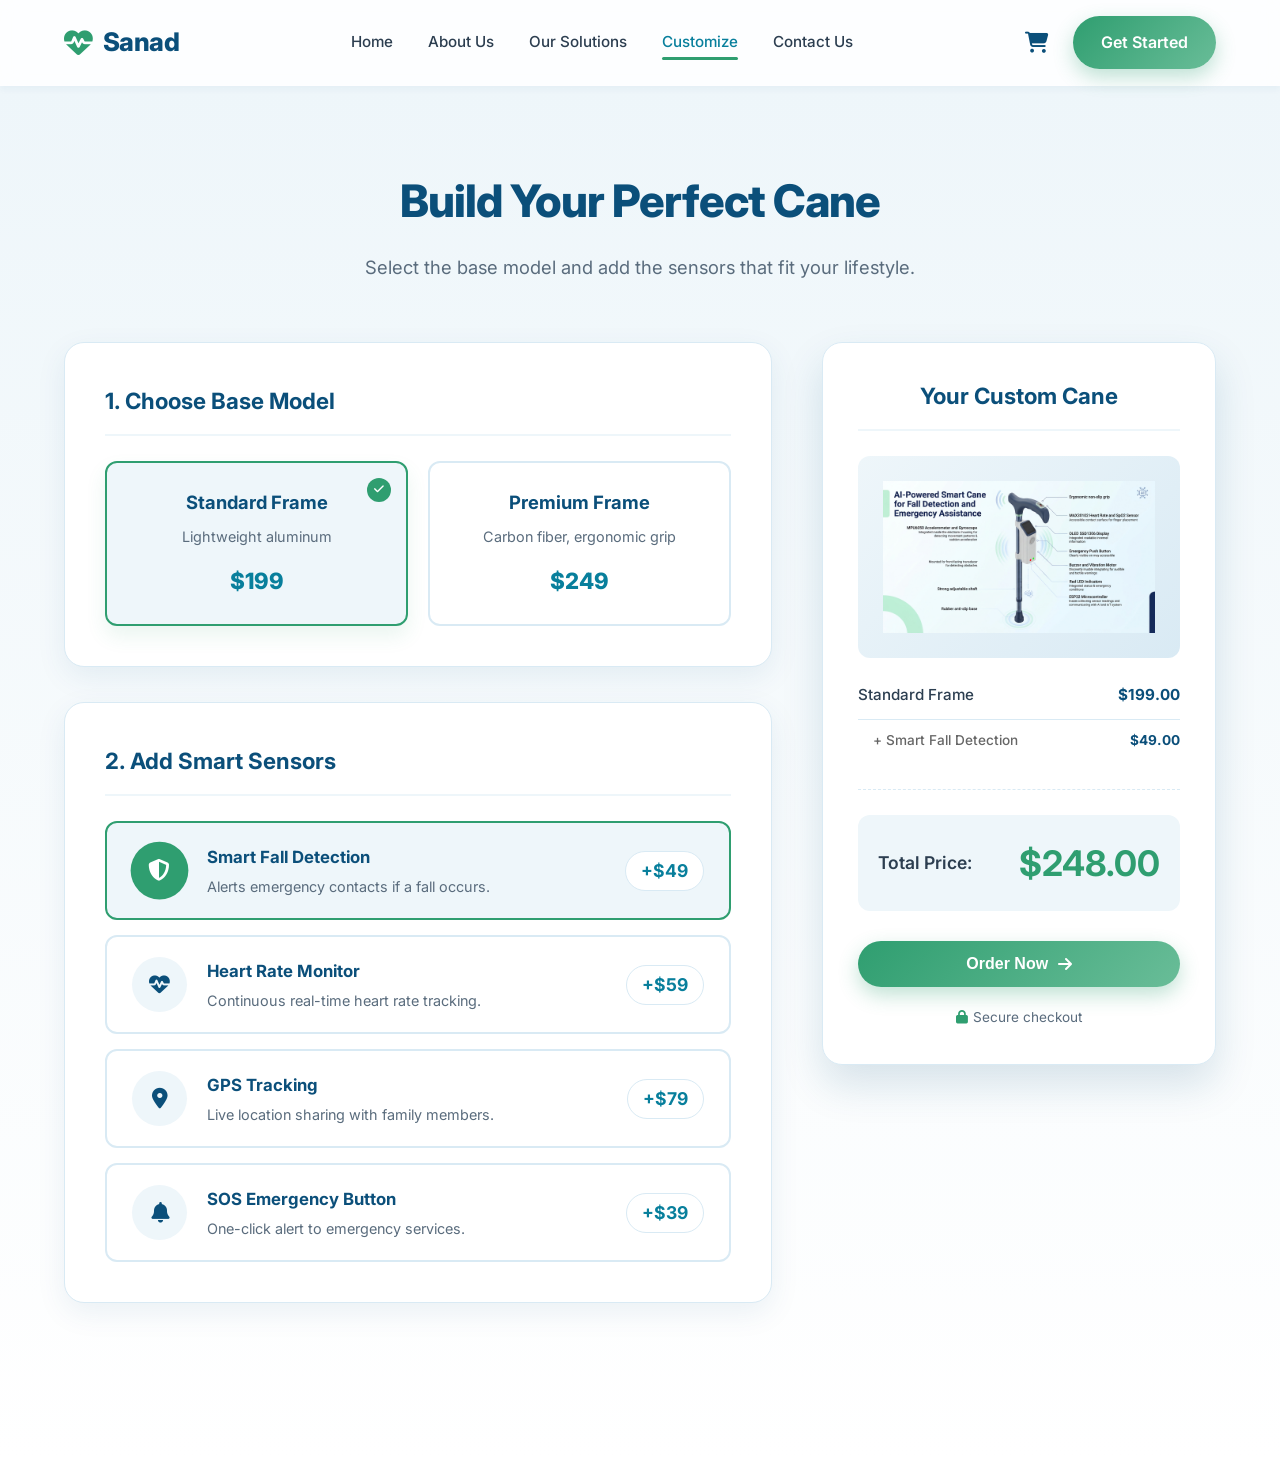
<file: customize.html>
<!DOCTYPE html>
<html lang="en">
<head>
    <meta charset="UTF-8">
    <meta name="viewport" content="width=device-width, initial-scale=1.0">
    <title>Customize Your Cane | Sanad</title>
    <link rel="stylesheet" href="customize.css">
    <link rel="stylesheet" href="https://cdnjs.cloudflare.com/ajax/libs/font-awesome/6.4.0/css/all.min.css">
    <link href="https://fonts.googleapis.com/css2?family=Inter:wght@300;400;500;600;700;800&display=swap" rel="stylesheet">
</head>
<body>

    <!-- Navigation -->
    <header class="navbar">
        <div class="container nav-container">
            <a href="trial.html" class="logo">
                <i class="fa-solid fa-heart-pulse"></i> Sanad
            </a>
            <nav class="nav-links">
                <a href="index.html">Home</a>
                <a href="index.html">About Us</a>
                <a href="index.html">Our Solutions</a>
                <a href="customize.html" class="active">Customize</a>
                <a href="index.html">Contact Us</a>
            </nav>
            <div class="nav-actions">
                <a href="#" class="cart-icon"><i class="fa-solid fa-cart-shopping"></i></a>
                <a href="index.html" class="btn btn-primary">Get Started</a>
            </div>
            <div class="mobile-menu-btn">
                <i class="fa-solid fa-bars"></i>
            </div>
        </div>
    </header>

    <!-- Customization Section -->
    <section class="customize-section">
        <div class="container">
            <div class="section-header text-center">
                <h2>Build Your Perfect Cane</h2>
                <p>Select the base model and add the sensors that fit your lifestyle.</p>
            </div>

            <div class="customize-layout">
                <!-- Left Side: Options -->
                <div class="customize-options">
                    
                    <!-- Base Model -->
                    <div class="option-group">
                        <h3>1. Choose Base Model</h3>
                        <div class="radio-cards">
                            <label class="radio-card">
                                <input type="radio" name="base_model" value="199" data-name="Standard Frame" checked>
                                <div class="radio-content">
                                    <h4>Standard Frame</h4>
                                    <p>Lightweight aluminum</p>
                                    <span class="price">$199</span>
                                </div>
                            </label>
                            <label class="radio-card">
                                <input type="radio" name="base_model" value="249" data-name="Premium Frame">
                                <div class="radio-content">
                                    <h4>Premium Frame</h4>
                                    <p>Carbon fiber, ergonomic grip</p>
                                    <span class="price">$249</span>
                                </div>
                            </label>
                        </div>
                    </div>

                    <!-- Sensors -->
                    <div class="option-group">
                        <h3>2. Add Smart Sensors</h3>
                        <div class="checkbox-list">
                            
                            <label class="checkbox-card">
                                <input type="checkbox" name="sensor" value="49" data-name="Smart Fall Detection" checked>
                                <div class="checkbox-content">
                                    <div class="icon-box"><i class="fa-solid fa-shield-halved"></i></div>
                                    <div>
                                        <h4>Smart Fall Detection</h4>
                                        <p>Alerts emergency contacts if a fall occurs.</p>
                                    </div>
                                    <span class="price">+$49</span>
                                </div>
                            </label>

                            <label class="checkbox-card">
                                <input type="checkbox" name="sensor" value="59" data-name="Heart Rate Monitor">
                                <div class="checkbox-content">
                                    <div class="icon-box"><i class="fa-solid fa-heart-pulse"></i></div>
                                    <div>
                                        <h4>Heart Rate Monitor</h4>
                                        <p>Continuous real-time heart rate tracking.</p>
                                    </div>
                                    <span class="price">+$59</span>
                                </div>
                            </label>

                            <label class="checkbox-card">
                                <input type="checkbox" name="sensor" value="79" data-name="GPS Tracking">
                                <div class="checkbox-content">
                                    <div class="icon-box"><i class="fa-solid fa-location-dot"></i></div>
                                    <div>
                                        <h4>GPS Tracking</h4>
                                        <p>Live location sharing with family members.</p>
                                    </div>
                                    <span class="price">+$79</span>
                                </div>
                            </label>

                            <label class="checkbox-card">
                                <input type="checkbox" name="sensor" value="39" data-name="SOS Emergency Button">
                                <div class="checkbox-content">
                                    <div class="icon-box"><i class="fa-solid fa-bell"></i></div>
                                    <div>
                                        <h4>SOS Emergency Button</h4>
                                        <p>One-click alert to emergency services.</p>
                                    </div>
                                    <span class="price">+$39</span>
                                </div>
                            </label>

                        </div>
                    </div>
                </div>

                <!-- Right Side: Summary -->
                <div class="customize-summary">
                    <div class="summary-card sticky">
                        <h3>Your Custom Cane</h3>
                        <div class="summary-image">
                            <img src="11.jpg" alt="Custom Cane">
                        </div>
                        
                        <div class="summary-items" id="summary-items">
                            <!-- Items will be injected here via JS -->
                        </div>
                        
                        <div class="summary-total">
                            <span>Total Price:</span>
                            <h3 id="total-price">$248</h3>
                        </div>
                        
                        <button class="btn btn-primary full-width" id="order-btn">
                            Order Now <i class="fa-solid fa-arrow-right"></i>
                        </button>
                        <p class="secure-text"><i class="fa-solid fa-lock"></i> Secure checkout</p>
                    </div>
                </div>
            </div>
        </div>
    </section>

    <script src="customize.js"></script>
</body>
</html>
</file>
<file: customize.css>
/* =========================================
   SANAD SMART CANE - PREMIUM CSS STYLES
   ========================================= */

/* --- CSS Variables & Reset --- */
:root {
    --navy: #0B4F7A;
    --deep-blue: #075B8E;
    --teal: #087F9C;
    --mint: #69BD98;
    --fresh-green: #2F9E70;
    --light-blue: #D9EAF4;
    --pale-blue: #EEF6FA;
    --cream: #F7F5EF;
    --white: #FFFFFF;
    --text-dark: #2C3E50;
    --text-light: #5A6C7D;
    
    --font-main: 'Inter', sans-serif;
    --border-radius: 20px;
    --border-radius-sm: 12px;
    --transition: all 0.3s cubic-bezier(0.25, 0.8, 0.25, 1);
    --shadow-sm: 0 4px 6px rgba(11, 79, 122, 0.04);
    --shadow: 0 10px 30px rgba(11, 79, 122, 0.08);
    --shadow-hover: 0 20px 40px rgba(11, 79, 122, 0.15);
    --glass-bg: rgba(255, 255, 255, 0.85);
}

* {
    margin: 0;
    padding: 0;
    box-sizing: border-box;
}

html {
    scroll-behavior: smooth;
}

body {
    font-family: var(--font-main);
    background-color: var(--pale-blue);
    color: var(--text-dark);
    line-height: 1.6;
    overflow-x: hidden;
    -webkit-font-smoothing: antialiased;
}

a {
    text-decoration: none;
    color: inherit;
    transition: var(--transition);
}

ul {
    list-style: none;
}

img {
    max-width: 100%;
    display: block;
}

.container {
    max-width: 1200px;
    margin: 0 auto;
    padding: 0 24px;
}

.text-green { color: var(--fresh-green); }
.text-navy { color: var(--navy); }
.text-teal { color: var(--teal); }
.text-center { text-align: center; }
.full-width { width: 100%; }

/* --- Animations --- */
@keyframes fadeInUp {
    from { opacity: 0; transform: translateY(20px); }
    to { opacity: 1; transform: translateY(0); }
}

@keyframes float {
    0% { transform: translateY(0px); }
    50% { transform: translateY(-15px); }
    100% { transform: translateY(0px); }
}

/* --- Buttons --- */
.btn {
    display: inline-flex;
    align-items: center;
    justify-content: center;
    gap: 10px;
    padding: 14px 28px;
    border-radius: 50px;
    font-weight: 600;
    font-size: 1rem;
    cursor: pointer;
    transition: var(--transition);
    border: none;
    position: relative;
    overflow: hidden;
    z-index: 1;
}

.btn-primary {
    background: linear-gradient(135deg, var(--fresh-green), var(--mint));
    color: var(--white);
    box-shadow: 0 8px 20px rgba(47, 158, 112, 0.3);
}

.btn-primary::before {
    content: '';
    position: absolute;
    top: 0; left: 0; width: 100%; height: 100%;
    background: linear-gradient(135deg, var(--mint), var(--fresh-green));
    opacity: 0;
    z-index: -1;
    transition: var(--transition);
}

.btn-primary:hover::before { opacity: 1; }

.btn-primary:hover {
    transform: translateY(-3px);
    box-shadow: 0 12px 25px rgba(47, 158, 112, 0.4);
}

.btn-outline {
    background-color: transparent;
    color: var(--navy);
    border: 2px solid var(--light-blue);
}

.btn-outline:hover {
    border-color: var(--teal);
    color: var(--teal);
    background-color: rgba(8, 127, 156, 0.05);
    transform: translateY(-3px);
}

/* --- Navbar (Glassmorphism) --- */
.navbar {
    background: var(--glass-bg);
    backdrop-filter: blur(12px);
    -webkit-backdrop-filter: blur(12px);
    position: sticky;
    top: 0;
    z-index: 1000;
    border-bottom: 1px solid rgba(255, 255, 255, 0.3);
    box-shadow: var(--shadow-sm);
    transition: var(--transition);
}

.nav-container {
    display: flex;
    justify-content: space-between;
    align-items: center;
    height: 85px;
}

.logo {
    font-size: 1.6rem;
    font-weight: 800;
    color: var(--navy);
    display: flex;
    align-items: center;
    gap: 10px;
    letter-spacing: -0.5px;
}
.logo i { 
    color: var(--fresh-green); 
    font-size: 1.8rem;
    animation: float 3s ease-in-out infinite;
}

.nav-links {
    display: flex;
    gap: 35px;
}

.nav-links a {
    font-weight: 500;
    color: var(--text-dark);
    font-size: 0.95rem;
    position: relative;
    padding: 5px 0;
}

.nav-links a:hover, .nav-links a.active {
    color: var(--teal);
}

.nav-links a::after {
    content: '';
    position: absolute;
    bottom: 0;
    left: 50%;
    transform: translateX(-50%);
    width: 0;
    height: 3px;
    background-color: var(--fresh-green);
    border-radius: 3px;
    transition: var(--transition);
}

.nav-links a:hover::after, .nav-links a.active::after {
    width: 100%;
}

.nav-actions {
    display: flex;
    align-items: center;
    gap: 25px;
}

.cart-icon {
    font-size: 1.3rem;
    color: var(--navy);
    position: relative;
}
.cart-icon:hover { color: var(--teal); transform: scale(1.1); }

.mobile-menu-btn {
    display: none;
    font-size: 1.5rem;
    color: var(--navy);
    cursor: pointer;
}

/* --- Hero Section --- */
.hero {
    background: linear-gradient(135deg, var(--pale-blue) 0%, #E0F2FE 100%);
    padding: 100px 0 120px;
    position: relative;
    overflow: hidden;
}

/* Decorative background blobs */
.hero::before, .hero::after {
    content: '';
    position: absolute;
    border-radius: 50%;
    filter: blur(80px);
    z-index: 0;
}
.hero::before {
    width: 500px; height: 500px;
    background: rgba(105, 189, 152, 0.2);
    top: -100px; right: -100px;
}
.hero::after {
    width: 400px; height: 400px;
    background: rgba(8, 127, 156, 0.15);
    bottom: -50px; left: -100px;
}

.hero-container {
    display: flex;
    align-items: center;
    justify-content: space-between;
    gap: 60px;
    position: relative;
    z-index: 1;
}

.hero-content {
    flex: 1;
    max-width: 600px;
    animation: fadeInUp 1s ease-out;
}

.hero-content h1 {
    font-size: 4rem;
    line-height: 1.1;
    color: var(--navy);
    margin-bottom: 25px;
    font-weight: 800;
    letter-spacing: -1.5px;
}

.hero-content p {
    font-size: 1.15rem;
    color: var(--text-light);
    margin-bottom: 40px;
    line-height: 1.8;
}

.hero-buttons {
    display: flex;
    gap: 20px;
    flex-wrap: wrap;
}

.hero-image {
    flex: 1;
    display: flex;
    justify-content: center;
    position: relative;
    animation: fadeInUp 1s ease-out 0.2s both;
}

.image-wrapper {
    position: relative;
    width: 100%;
    max-width: 480px;
    border-radius: 30px 30px 150px 150px;
    overflow: hidden;
    box-shadow: 0 30px 60px rgba(11, 79, 122, 0.2);
    border: 10px solid var(--white);
    background-color: var(--white);
}

.image-wrapper img {
    width: 100%;
    height: 100%;
    object-fit: cover;
    transition: transform 0.5s ease;
}

.image-wrapper:hover img {
    transform: scale(1.05);
}

/* Decorative Floating Leaves */
.decorative-leaf {
    position: absolute;
    background-color: var(--mint);
    border-radius: 0 50% 0 50%;
    opacity: 0.8;
    z-index: -1;
    filter: blur(1px);
}
.leaf-1 {
    width: 120px; height: 120px;
    bottom: 5%; right: -30px;
    transform: rotate(45deg);
    animation: float 4s ease-in-out infinite;
}
.leaf-2 {
    width: 80px; height: 80px;
    top: 10%; left: -30px;
    background-color: var(--teal);
    transform: rotate(-15deg);
    animation: float 5s ease-in-out infinite reverse;
}

/* --- Trust Bar --- */
.trust-bar {
    background-color: var(--navy);
    padding: 30px 0;
    color: var(--white);
    position: relative;
    z-index: 2;
    box-shadow: 0 10px 30px rgba(11, 79, 122, 0.2);
}

.trust-container {
    display: flex;
    justify-content: space-around;
    flex-wrap: wrap;
    gap: 30px;
}

.trust-item {
    display: flex;
    align-items: center;
    gap: 15px;
    font-size: 1.05rem;
    font-weight: 500;
    transition: var(--transition);
}

.trust-item:hover {
    transform: translateY(-3px);
    color: var(--mint);
}

.trust-item i {
    color: var(--mint);
    font-size: 1.4rem;
    background: rgba(255, 255, 255, 0.1);
    padding: 10px;
    border-radius: 50%;
}

/* --- Solutions Section --- */
.solutions {
    padding: 100px 0;
    background-color: var(--white);
    position: relative;
}

.section-header {
    margin-bottom: 60px;
    animation: fadeInUp 0.8s ease-out;
}

.section-header h2 {
    font-size: 2.8rem;
    color: var(--navy);
    margin-bottom: 15px;
    font-weight: 800;
    letter-spacing: -1px;
}

.section-header p {
    color: var(--text-light);
    font-size: 1.15rem;
}

.product-grid {
    display: grid;
    grid-template-columns: repeat(auto-fit, minmax(320px, 1fr));
    gap: 40px;
    margin-bottom: 60px;
}

.product-card {
    background: var(--white);
    border-radius: var(--border-radius);
    padding: 40px 30px;
    text-align: center;
    position: relative;
    transition: var(--transition);
    border: 1px solid var(--light-blue);
    box-shadow: var(--shadow-sm);
    display: flex;
    flex-direction: column;
}

.product-card:hover {
    transform: translateY(-10px);
    box-shadow: var(--shadow-hover);
    border-color: transparent;
}

.product-card.popular {
    border: 2px solid var(--fresh-green);
    background: linear-gradient(180deg, var(--white) 0%, var(--pale-blue) 100%);
    box-shadow: var(--shadow);
    transform: scale(1.02);
}

.product-card.popular:hover {
    transform: scale(1.02) translateY(-10px);
}

.badge {
    position: absolute;
    top: -16px;
    left: 50%;
    transform: translateX(-50%);
    background: linear-gradient(135deg, var(--fresh-green), var(--mint));
    color: var(--white);
    padding: 8px 24px;
    border-radius: 30px;
    font-size: 0.85rem;
    font-weight: 700;
    letter-spacing: 0.5px;
    box-shadow: 0 5px 15px rgba(47, 158, 112, 0.3);
    white-space: nowrap;
}

.product-image {
    height: 220px;
    margin-bottom: 30px;
    display: flex;
    align-items: center;
    justify-content: center;
    background: var(--pale-blue);
    border-radius: var(--border-radius-sm);
    transition: var(--transition);
}

.product-card:hover .product-image {
    background: var(--light-blue);
}

.product-image img {
    max-height: 100%;
    object-fit: contain;
    transition: transform 0.5s ease;
}

.product-card:hover .product-image img {
    transform: scale(1.1) rotate(2deg);
}

.product-card h3 {
    font-size: 1.5rem;
    color: var(--navy);
    margin-bottom: 8px;
    font-weight: 700;
}

.product-desc {
    color: var(--text-light);
    font-size: 0.95rem;
    margin-bottom: 25px;
}

.features-list {
    text-align: left;
    margin: 0 auto 30px;
    max-width: 240px;
    flex-grow: 1;
}

.features-list li {
    margin-bottom: 15px;
    display: flex;
    align-items: center;
    gap: 12px;
    font-size: 0.95rem;
    color: var(--text-dark);
}

.features-list li i {
    background: rgba(47, 158, 112, 0.1);
    padding: 5px;
    border-radius: 50%;
    font-size: 0.8rem;
}

.product-price {
    font-size: 2.5rem;
    font-weight: 800;
    color: var(--navy);
    margin-bottom: 25px;
    letter-spacing: -1px;
}

.product-price span {
    font-size: 1rem;
    color: var(--text-light);
    font-weight: 500;
}

/* Customize Banner */
.customize-banner {
    background: linear-gradient(135deg, var(--navy), var(--teal));
    border-radius: var(--border-radius);
    padding: 40px 50px;
    display: flex;
    justify-content: space-between;
    align-items: center;
    box-shadow: 0 20px 40px rgba(11, 79, 122, 0.2);
    position: relative;
    overflow: hidden;
}

.customize-banner::before {
    content: '';
    position: absolute;
    top: -50%; right: -10%;
    width: 300px; height: 300px;
    background: rgba(255, 255, 255, 0.05);
    border-radius: 50%;
}

.customize-content {
    display: flex;
    align-items: center;
    gap: 25px;
    position: relative;
    z-index: 1;
}

.customize-content i {
    font-size: 2.5rem;
    color: var(--white);
    background: rgba(255, 255, 255, 0.15);
    padding: 20px;
    border-radius: 50%;
    backdrop-filter: blur(5px);
}

.customize-content h4 {
    font-size: 1.5rem;
    color: var(--white);
    margin-bottom: 5px;
}
.customize-content p {
    color: var(--light-blue);
    font-size: 1rem;
}

.customize-banner .btn-primary {
    background: var(--white);
    color: var(--navy);
    box-shadow: 0 10px 20px rgba(0,0,0,0.1);
}
.customize-banner .btn-primary:hover {
    background: var(--pale-blue);
    transform: translateY(-3px);
}

/* --- About Section --- */
.about-section {
    padding: 100px 0;
    background-color: var(--cream);
}

.about-container {
    display: flex;
    align-items: center;
    gap: 70px;
}

.about-image {
    flex: 1;
    border-radius: 30px;
    overflow: hidden;
    box-shadow: 0 30px 60px rgba(0,0,0,0.1);
    position: relative;
}

.about-image img {
    width: 100%;
    height: 100%;
    object-fit: cover;
    display: block;
    transition: transform 0.5s ease;
}

.about-image:hover img {
    transform: scale(1.03);
}

.about-content {
    flex: 1;
}

.about-content h2 {
    color: var(--teal);
    font-size: 1rem;
    text-transform: uppercase;
    letter-spacing: 2px;
    margin-bottom: 15px;
    font-weight: 700;
}

.about-content h3 {
    font-size: 2.5rem;
    margin-bottom: 25px;
    color: var(--navy);
    line-height: 1.2;
    letter-spacing: -1px;
}

.about-content p {
    color: var(--text-light);
    margin-bottom: 40px;
    font-size: 1.1rem;
}

.stats-grid {
    display: grid;
    grid-template-columns: repeat(3, 1fr);
    gap: 20px;
}

.stat-item {
    text-align: center;
    background: var(--white);
    padding: 25px 15px;
    border-radius: var(--border-radius-sm);
    box-shadow: var(--shadow-sm);
    transition: var(--transition);
}

.stat-item:hover {
    transform: translateY(-5px);
    box-shadow: var(--shadow);
}

.stat-item i {
    font-size: 1.8rem;
    margin-bottom: 15px;
}

.stat-item h4 {
    font-size: 1.8rem;
    color: var(--navy);
    font-weight: 800;
}

.stat-item p {
    font-size: 0.85rem;
    margin-bottom: 0;
    font-weight: 500;
}

/* --- Footer --- */
footer {
    background-color: var(--navy);
    color: var(--white);
    padding-top: 80px;
    position: relative;
}

.footer-container {
    display: grid;
    grid-template-columns: 2fr 1fr 1fr;
    gap: 60px;
    margin-bottom: 60px;
}

.footer-brand .logo {
    color: var(--white);
    margin-bottom: 20px;
    font-size: 1.8rem;
}
.footer-brand p {
    color: var(--light-blue);
    font-size: 1rem;
    max-width: 300px;
}

.footer-links h4, .footer-contact h4 {
    margin-bottom: 25px;
    color: var(--mint);
    font-size: 1.2rem;
}

.footer-links a {
    display: block;
    margin-bottom: 15px;
    color: var(--light-blue);
    transition: var(--transition);
    font-size: 0.95rem;
}
.footer-links a:hover { 
    color: var(--white); 
    padding-left: 5px;
}

.footer-contact p {
    margin-bottom: 15px;
    color: var(--light-blue);
    display: flex;
    align-items: center;
    gap: 12px;
    font-size: 0.95rem;
}

.footer-contact p i {
    color: var(--mint);
}

.footer-bottom {
    background-color: var(--deep-blue);
    text-align: center;
    padding: 25px 0;
    font-size: 0.9rem;
    color: var(--light-blue);
    border-top: 1px solid rgba(255,255,255,0.05);
}

/* =========================================
   CUSTOMIZATION PAGE STYLES
   ========================================= */

.customize-section {
    padding: 80px 0 120px;
    background: linear-gradient(180deg, var(--pale-blue) 0%, var(--white) 100%);
    min-height: 100vh;
}

.customize-layout {
    display: grid;
    grid-template-columns: 1.8fr 1fr;
    gap: 50px;
    align-items: start;
}

/* Option Groups */
.option-group {
    background: var(--white);
    padding: 40px;
    border-radius: var(--border-radius);
    box-shadow: var(--shadow);
    margin-bottom: 35px;
    border: 1px solid var(--light-blue);
    animation: fadeInUp 0.6s ease-out;
}

.option-group h3 {
    color: var(--navy);
    margin-bottom: 25px;
    font-size: 1.4rem;
    border-bottom: 2px solid var(--pale-blue);
    padding-bottom: 15px;
    display: flex;
    align-items: center;
    gap: 10px;
}

/* Base Model Radio Cards */
.radio-cards {
    display: grid;
    grid-template-columns: 1fr 1fr;
    gap: 20px;
}

.radio-card {
    cursor: pointer;
    position: relative;
    display: block;
}

.radio-card input[type="radio"] {
    position: absolute;
    opacity: 0;
    cursor: pointer;
}

.radio-content {
    border: 2px solid var(--light-blue);
    border-radius: var(--border-radius-sm);
    padding: 25px 20px;
    transition: var(--transition);
    text-align: center;
    background: var(--white);
    height: 100%;
}

.radio-card:hover .radio-content {
    border-color: var(--mint);
    box-shadow: var(--shadow-sm);
}

.radio-card input[type="radio"]:checked + .radio-content {
    border-color: var(--fresh-green);
    background-color: var(--pale-blue);
    box-shadow: 0 10px 20px rgba(47, 158, 112, 0.1);
    position: relative;
}

.radio-card input[type="radio"]:checked + .radio-content::after {
    content: '\f00c';
    font-family: 'Font Awesome 6 Free';
    font-weight: 900;
    position: absolute;
    top: 15px;
    right: 15px;
    background: var(--fresh-green);
    color: var(--white);
    width: 24px;
    height: 24px;
    border-radius: 50%;
    display: flex;
    align-items: center;
    justify-content: center;
    font-size: 0.7rem;
}

.radio-content h4 {
    color: var(--navy);
    font-size: 1.15rem;
    margin-bottom: 8px;
}

.radio-content p {
    font-size: 0.9rem;
    color: var(--text-light);
    margin-bottom: 15px;
}

.radio-content .price {
    font-weight: 800;
    color: var(--teal);
    font-size: 1.4rem;
}

/* Sensors Checkbox List */
.checkbox-list {
    display: flex;
    flex-direction: column;
    gap: 15px;
}

.checkbox-card {
    cursor: pointer;
    position: relative;
    display: block;
}

.checkbox-card input[type="checkbox"] {
    position: absolute;
    opacity: 0;
    cursor: pointer;
}

.checkbox-content {
    display: flex;
    align-items: center;
    gap: 20px;
    padding: 20px 25px;
    border: 2px solid var(--light-blue);
    border-radius: var(--border-radius-sm);
    transition: var(--transition);
    background: var(--white);
}

.checkbox-card:hover .checkbox-content {
    border-color: var(--mint);
    box-shadow: var(--shadow-sm);
}

.checkbox-card input[type="checkbox"]:checked + .checkbox-content {
    border-color: var(--fresh-green);
    background-color: var(--pale-blue);
}

.checkbox-content .icon-box {
    background: var(--pale-blue);
    min-width: 55px;
    height: 55px;
    border-radius: 50%;
    display: flex;
    align-items: center;
    justify-content: center;
    font-size: 1.3rem;
    color: var(--navy);
    transition: var(--transition);
}

.checkbox-card input[type="checkbox"]:checked + .checkbox-content .icon-box {
    background: var(--fresh-green);
    color: var(--white);
    transform: scale(1.05);
}

.checkbox-content div:nth-child(2) {
    flex: 1;
}

.checkbox-content h4 {
    color: var(--navy);
    font-size: 1.05rem;
    margin-bottom: 4px;
}

.checkbox-content p {
    font-size: 0.9rem;
    color: var(--text-light);
    margin: 0;
}

.checkbox-content .price {
    font-weight: 700;
    color: var(--teal);
    font-size: 1.1rem;
    background: var(--white);
    padding: 5px 15px;
    border-radius: 20px;
    border: 1px solid var(--light-blue);
}

/* Summary Card */
.summary-card {
    background: var(--white);
    padding: 35px;
    border-radius: var(--border-radius);
    box-shadow: var(--shadow-hover);
    border: 1px solid var(--light-blue);
    animation: fadeInUp 0.8s ease-out 0.2s both;
}

.sticky {
    position: sticky;
    top: 110px;
}

.summary-card h3 {
    color: var(--navy);
    margin-bottom: 25px;
    text-align: center;
    font-size: 1.4rem;
    border-bottom: 2px solid var(--pale-blue);
    padding-bottom: 15px;
}

.summary-image {
    text-align: center;
    margin-bottom: 25px;
    padding: 25px;
    background: linear-gradient(135deg, var(--pale-blue), var(--light-blue));
    border-radius: var(--border-radius-sm);
    position: relative;
    overflow: hidden;
}

.summary-image img {
    max-height: 160px;
    margin: 0 auto;
    transition: transform 0.5s ease;
}

.summary-card:hover .summary-image img {
    transform: scale(1.1) rotate(3deg);
}

.summary-items {
    margin-bottom: 25px;
    border-bottom: 1px dashed var(--light-blue);
    padding-bottom: 25px;
}

.summary-item {
    display: flex;
    justify-content: space-between;
    font-size: 0.95rem;
    margin-bottom: 12px;
    color: var(--text-dark);
    font-weight: 500;
}

.summary-item span:first-child {
    flex: 1;
    padding-right: 15px;
}

.summary-item span:last-child {
    font-weight: 700;
    color: var(--navy);
}

.summary-total {
    display: flex;
    justify-content: space-between;
    align-items: center;
    margin-bottom: 30px;
    background: var(--pale-blue);
    padding: 20px;
    border-radius: var(--border-radius-sm);
}

.summary-total span {
    font-weight: 600;
    color: var(--text-dark);
    font-size: 1.1rem;
}

.summary-total h3 {
    margin: 0;
    font-size: 2.2rem;
    color: var(--fresh-green);
    border: none;
    padding: 0;
}

.secure-text {
    text-align: center;
    font-size: 0.85rem;
    color: var(--text-light);
    margin-top: 20px;
    display: flex;
    align-items: center;
    justify-content: center;
    gap: 5px;
}
.secure-text i { color: var(--fresh-green); }


/* =========================================
   RESPONSIVE DESIGN
   ========================================= */

@media (max-width: 1024px) {
    .hero-container, .about-container {
        flex-direction: column;
        text-align: center;
        gap: 50px;
    }
    
    .hero-content h1 { font-size: 3.2rem; }
    .hero-buttons { justify-content: center; }
    .hero-content { margin: 0 auto; }
    
    .about-content p { margin: 0 auto 40px; }
    
    .customize-layout {
        grid-template-columns: 1fr;
    }
    
    .sticky {
        position: static;
    }
}

@media (max-width: 992px) {
    .nav-links { display: none; }
    .mobile-menu-btn { display: block; }
    
    .footer-container {
        grid-template-columns: 1fr 1fr;
    }
}

@media (max-width: 768px) {
    .hero { padding: 60px 0 80px; }
    .hero-content h1 { font-size: 2.5rem; }
    .hero-buttons { flex-direction: column; width: 100%; }
    .hero-buttons .btn { width: 100%; }
    
    .trust-container { flex-direction: column; align-items: flex-start; padding-left: 20px; }
    
    .customize-banner { 
        flex-direction: column; 
        text-align: center; 
        gap: 25px; 
        padding: 30px;
    }
    .customize-content { flex-direction: column; }
    
    .stats-grid { grid-template-columns: 1fr; }
    
    .footer-container { grid-template-columns: 1fr; text-align: center; }
    .footer-brand p { margin: 0 auto; }
    .footer-contact p { justify-content: center; }
    
    .radio-cards { grid-template-columns: 1fr; }
    
    .checkbox-content {
        flex-wrap: wrap;
        padding: 20px;
    }
    
    .checkbox-content .price {
        width: 100%;
        text-align: right;
        margin-top: 15px;
        border-top: 1px solid var(--light-blue);
        padding-top: 10px;
        background: transparent;
        border: none;
    }
    
    .summary-card { padding: 25px; }
}
</file>
